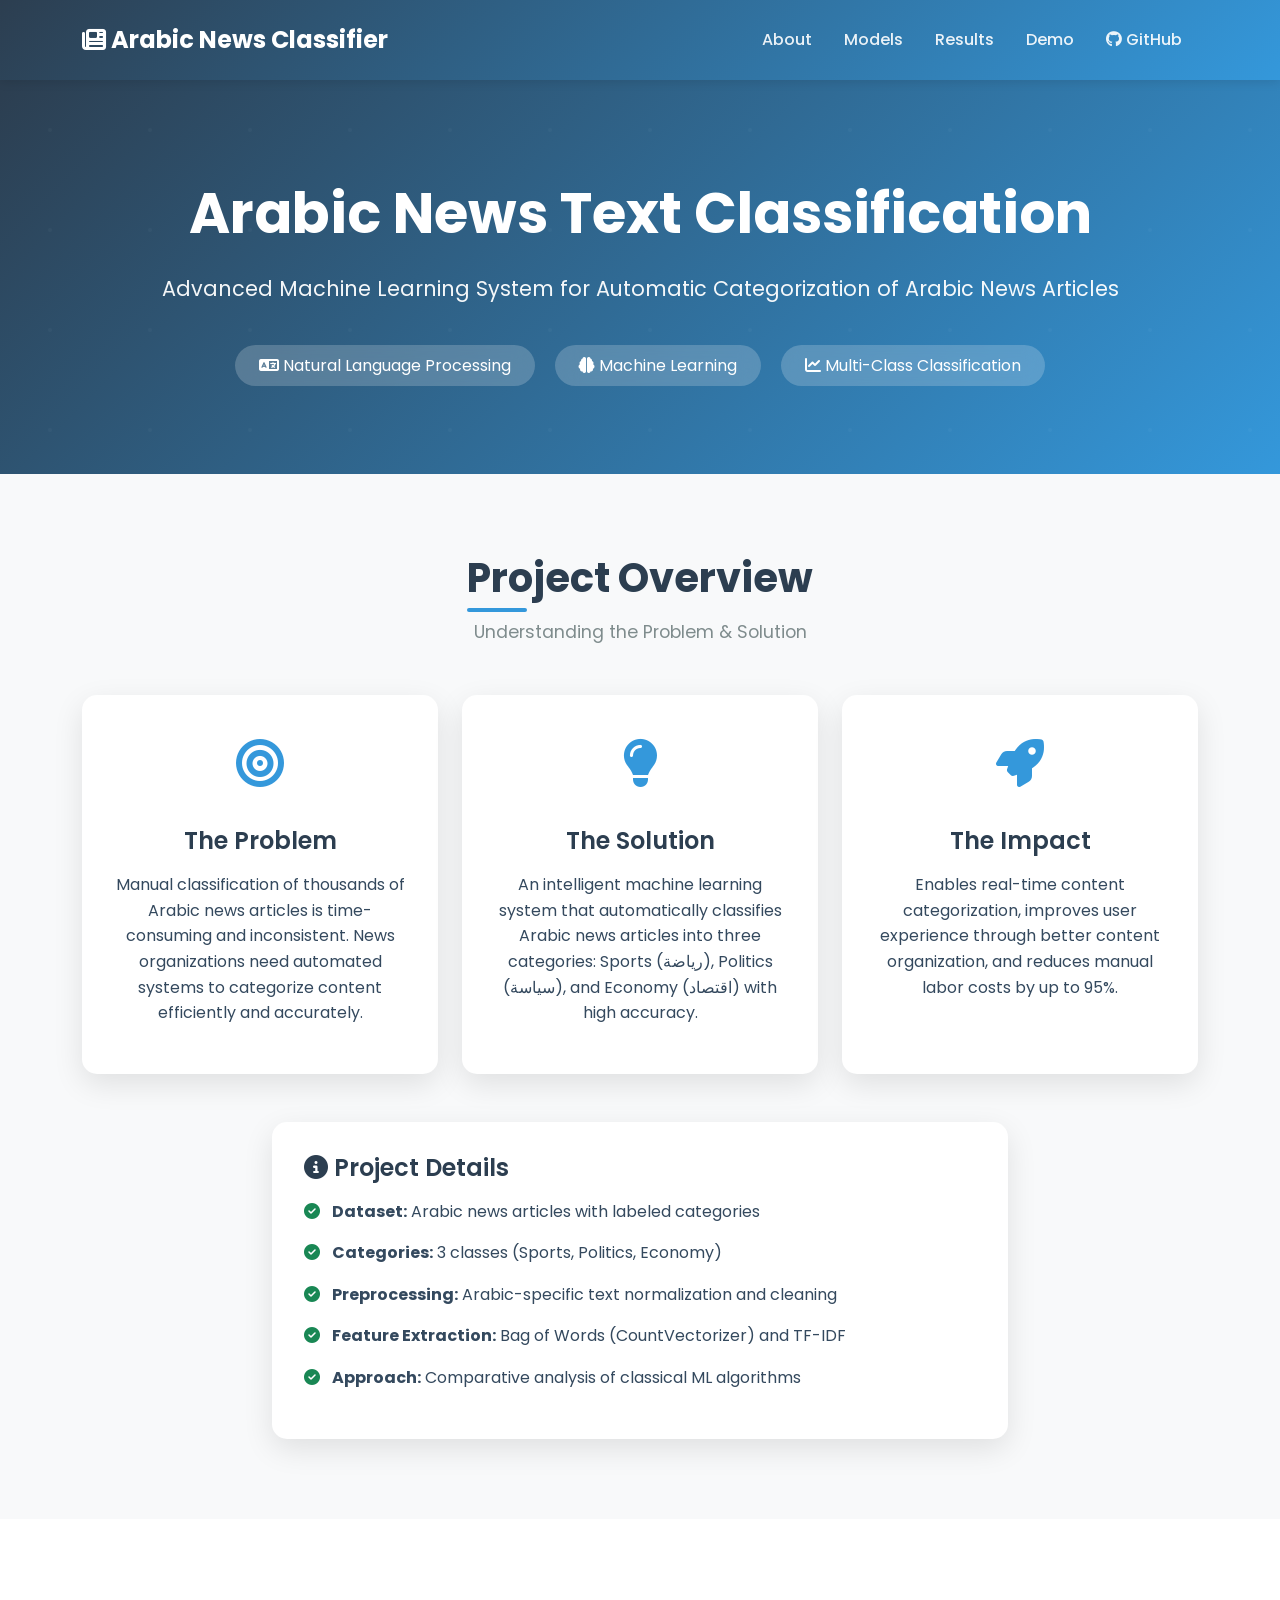
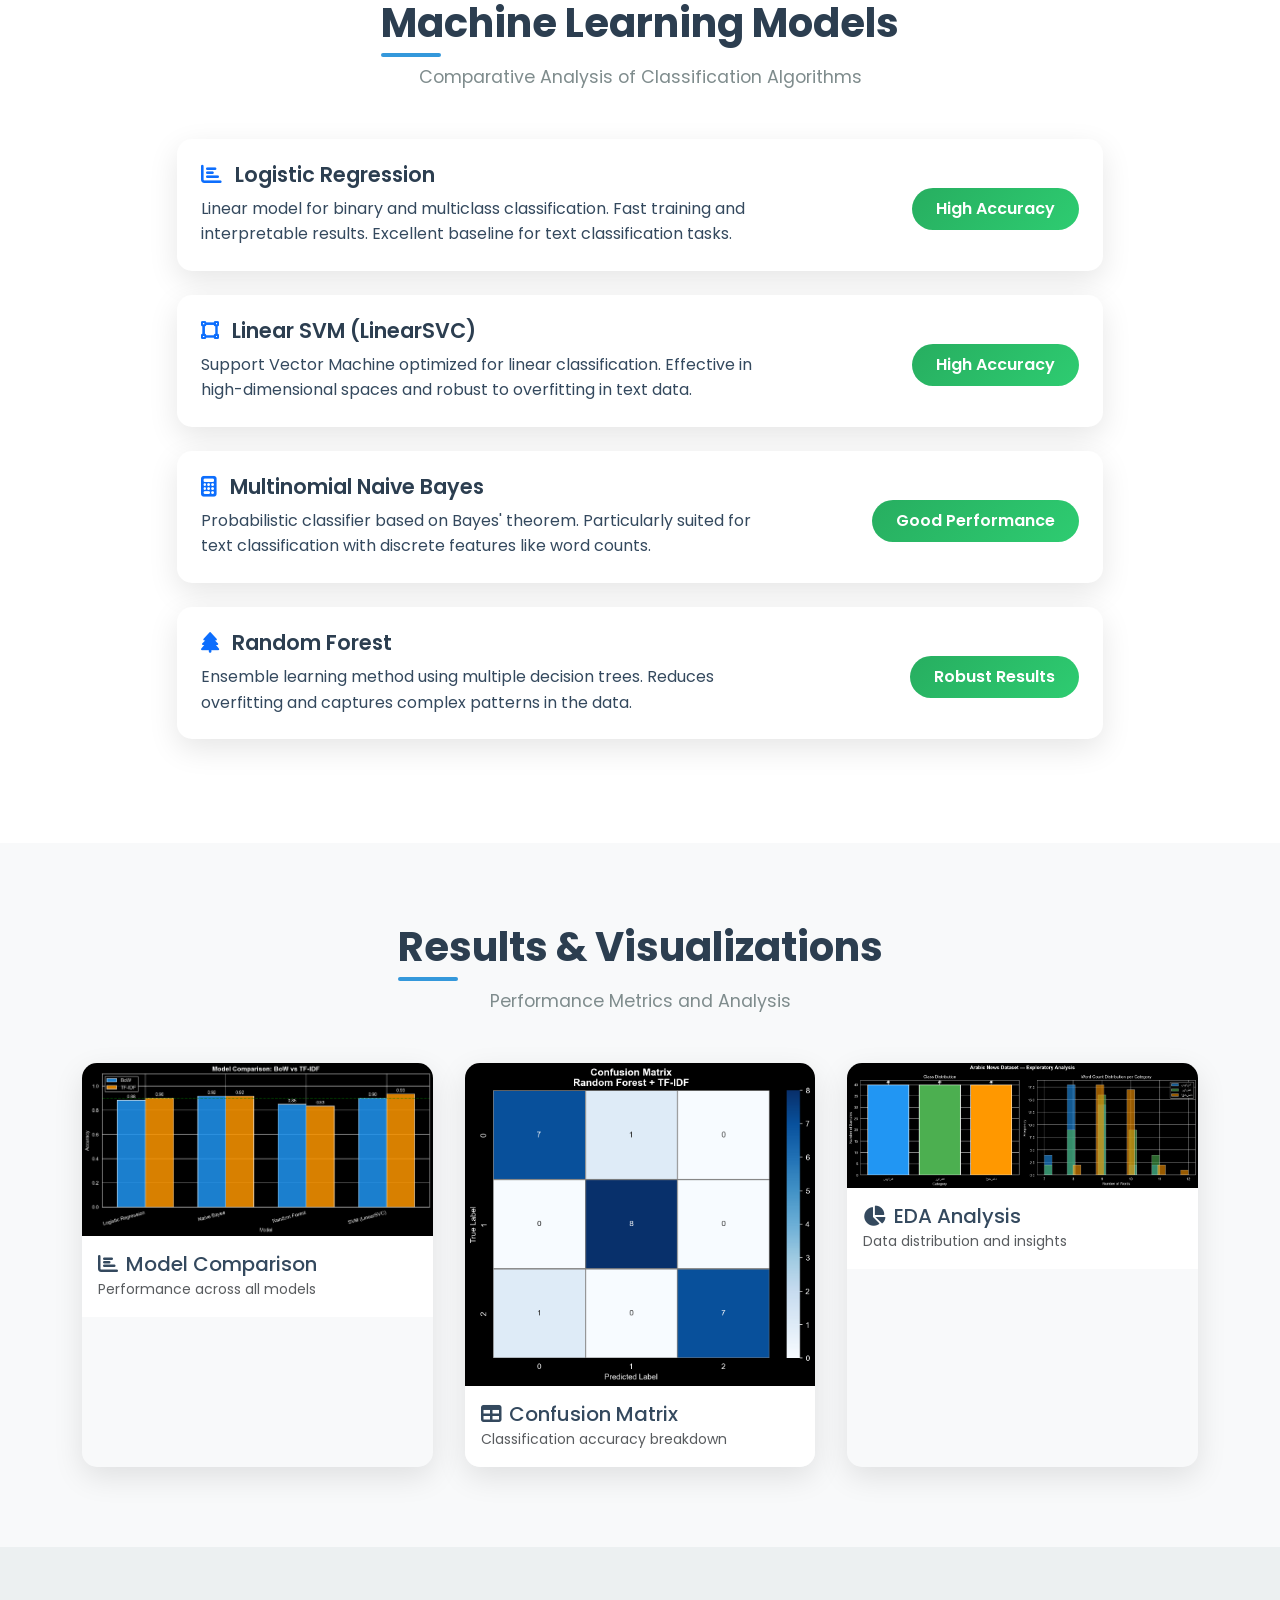
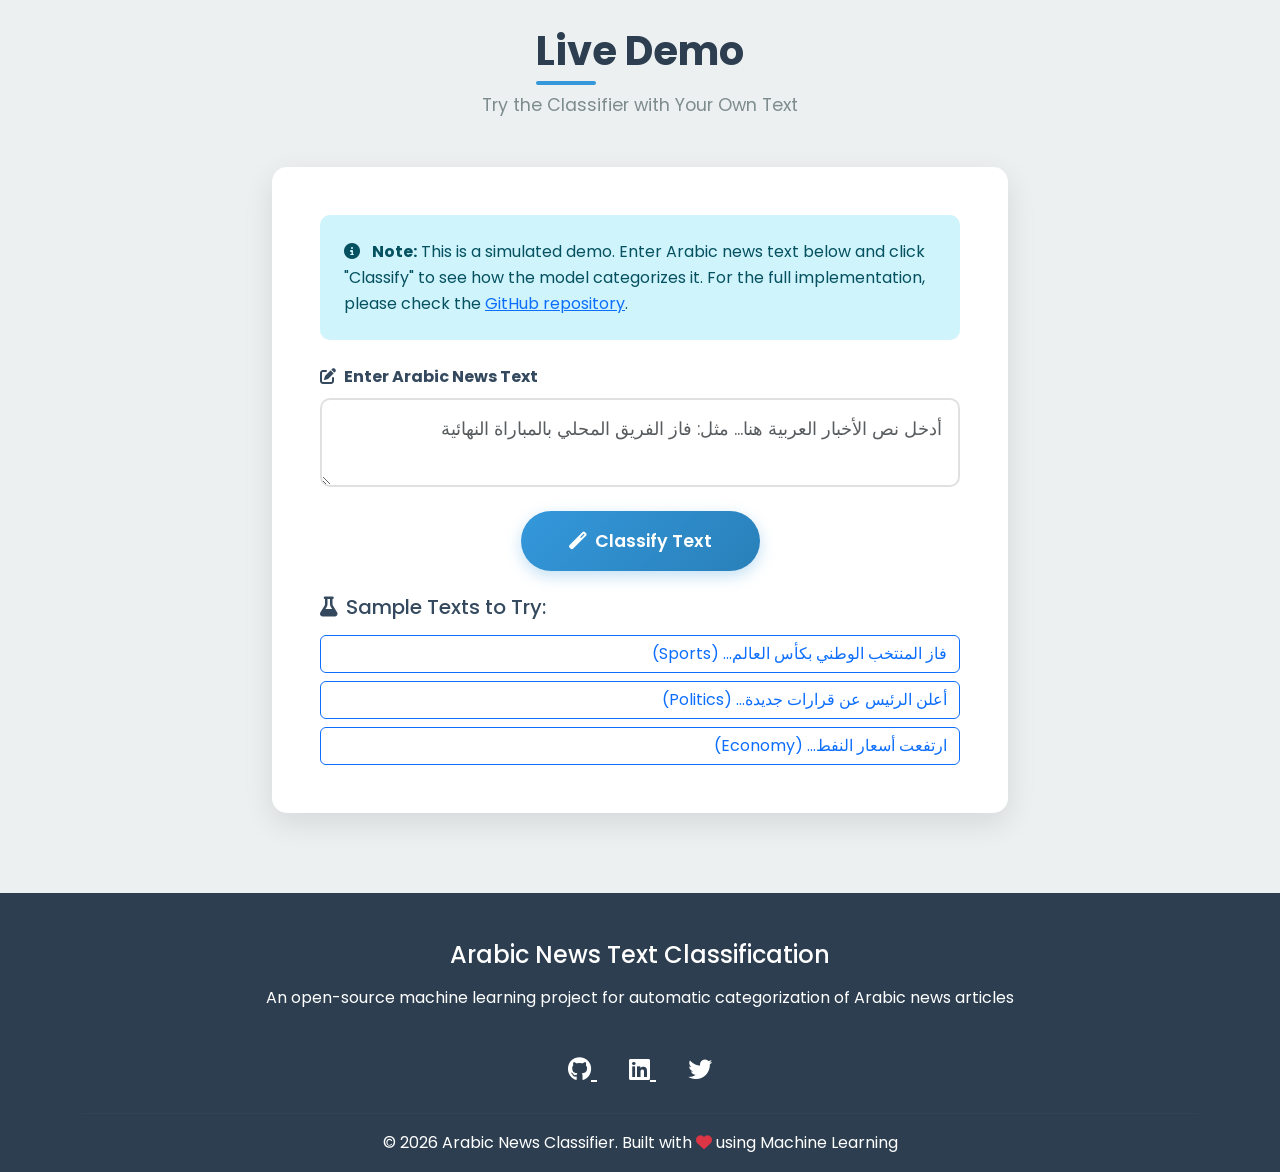
<file: WebPage.html>
<!DOCTYPE html>
<html lang="en" dir="ltr">
<head>
    <meta charset="UTF-8">
    <meta name="viewport" content="width=device-width, initial-scale=1.0">
    <title>Arabic News Text Classification</title>
    
    <!-- Bootstrap CSS -->
    <link href="https://cdn.jsdelivr.net/npm/bootstrap@5.3.0/dist/css/bootstrap.min.css" rel="stylesheet">
    <!-- Font Awesome -->
    <link rel="stylesheet" href="https://cdnjs.cloudflare.com/ajax/libs/font-awesome/6.4.0/css/all.min.css">
    <!-- Google Fonts -->
    <link href="https://fonts.googleapis.com/css2?family=Poppins:wght@300;400;500;600;700&display=swap" rel="stylesheet">
    
    <style>
        :root {
            --primary-color: #2c3e50;
            --secondary-color: #3498db;
            --accent-color: #e74c3c;
            --success-color: #27ae60;
            --text-color: #34495e;
            --light-bg: #ecf0f1;
            --card-shadow: 0 10px 30px rgba(0, 0, 0, 0.1);
        }
        
        * {
            margin: 0;
            padding: 0;
            box-sizing: border-box;
        }
        
        body {
            font-family: 'Poppins', sans-serif;
            color: var(--text-color);
            line-height: 1.6;
            overflow-x: hidden;
        }
        
        /* Navbar */
        .navbar {
            background: linear-gradient(135deg, var(--primary-color) 0%, var(--secondary-color) 100%);
            box-shadow: 0 2px 10px rgba(0, 0, 0, 0.1);
            padding: 1rem 0;
        }
        
        .navbar-brand {
            font-weight: 700;
            font-size: 1.5rem;
            color: white !important;
        }
        
        .nav-link {
            color: rgba(255, 255, 255, 0.9) !important;
            font-weight: 500;
            margin: 0 0.5rem;
            transition: all 0.3s ease;
        }
        
        .nav-link:hover {
            color: white !important;
            transform: translateY(-2px);
        }
        
        /* Hero Section */
        .hero-section {
            background: linear-gradient(135deg, var(--primary-color) 0%, var(--secondary-color) 100%);
            color: white;
            padding: 100px 0 80px;
            position: relative;
            overflow: hidden;
        }
        
        .hero-section::before {
            content: '';
            position: absolute;
            top: 0;
            left: 0;
            right: 0;
            bottom: 0;
            background: url('data:image/svg+xml,<svg width="100" height="100" xmlns="http://www.w3.org/2000/svg"><circle cx="50" cy="50" r="2" fill="rgba(255,255,255,0.1)"/></svg>');
            opacity: 0.3;
        }
        
        .hero-content {
            position: relative;
            z-index: 1;
        }
        
        .hero-title {
            font-size: 3.5rem;
            font-weight: 700;
            margin-bottom: 1.5rem;
            animation: fadeInUp 0.8s ease;
        }
        
        .hero-subtitle {
            font-size: 1.3rem;
            margin-bottom: 2rem;
            opacity: 0.95;
            animation: fadeInUp 1s ease;
        }
        
        .hero-badge {
            display: inline-block;
            background: rgba(255, 255, 255, 0.2);
            padding: 0.5rem 1.5rem;
            border-radius: 50px;
            margin: 0.5rem;
            backdrop-filter: blur(10px);
        }
        
        /* Section Styling */
        section {
            padding: 80px 0;
        }
        
        .section-title {
            font-size: 2.5rem;
            font-weight: 700;
            color: var(--primary-color);
            margin-bottom: 1rem;
            position: relative;
            display: inline-block;
        }
        
        .section-title::after {
            content: '';
            position: absolute;
            bottom: -10px;
            left: 0;
            width: 60px;
            height: 4px;
            background: var(--secondary-color);
            border-radius: 2px;
        }
        
        .section-subtitle {
            color: #7f8c8d;
            font-size: 1.1rem;
            margin-bottom: 3rem;
        }
        
        /* Card Styling */
        .custom-card {
            background: white;
            border-radius: 15px;
            padding: 2rem;
            box-shadow: var(--card-shadow);
            transition: all 0.3s ease;
            height: 100%;
            border: none;
        }
        
        .custom-card:hover {
            transform: translateY(-10px);
            box-shadow: 0 15px 40px rgba(0, 0, 0, 0.15);
        }
        
        .card-icon {
            font-size: 3rem;
            color: var(--secondary-color);
            margin-bottom: 1.5rem;
        }
        
        .card-title {
            font-size: 1.5rem;
            font-weight: 600;
            color: var(--primary-color);
            margin-bottom: 1rem;
        }
        
        /* Model Cards */
        .model-card {
            background: white;
            border-radius: 15px;
            padding: 1.5rem;
            margin-bottom: 1.5rem;
            box-shadow: var(--card-shadow);
            transition: all 0.3s ease;
        }
        
        .model-card:hover {
            transform: translateX(10px);
            box-shadow: 0 15px 40px rgba(0, 0, 0, 0.15);
        }
        
        .model-name {
            font-size: 1.3rem;
            font-weight: 600;
            color: var(--primary-color);
            margin-bottom: 0.5rem;
        }
        
        .accuracy-badge {
            background: linear-gradient(135deg, var(--success-color), #2ecc71);
            color: white;
            padding: 0.5rem 1.5rem;
            border-radius: 50px;
            font-weight: 600;
            display: inline-block;
            margin-top: 0.5rem;
        }
        
        /* Results Gallery */
        .results-gallery {
            display: grid;
            grid-template-columns: repeat(auto-fit, minmax(300px, 1fr));
            gap: 2rem;
            margin-top: 2rem;
        }
        
        .result-image {
            border-radius: 15px;
            overflow: hidden;
            box-shadow: var(--card-shadow);
            transition: all 0.3s ease;
            cursor: pointer;
        }
        
        .result-image:hover {
            transform: scale(1.05);
            box-shadow: 0 15px 40px rgba(0, 0, 0, 0.2);
        }
        
        .result-image img {
            width: 100%;
            height: auto;
            display: block;
        }
        
        /* Demo Section */
        .demo-section {
            background: var(--light-bg);
        }
        
        .demo-container {
            background: white;
            border-radius: 15px;
            padding: 3rem;
            box-shadow: var(--card-shadow);
        }
        
        .demo-input {
            min-height: 150px;
            border: 2px solid #e0e0e0;
            border-radius: 10px;
            padding: 1rem;
            font-size: 1.1rem;
            transition: all 0.3s ease;
            font-family: 'Poppins', sans-serif;
        }
        
        .demo-input:focus {
            border-color: var(--secondary-color);
            box-shadow: 0 0 0 0.2rem rgba(52, 152, 219, 0.25);
        }
        
        .demo-button {
            background: linear-gradient(135deg, var(--secondary-color), #2980b9);
            color: white;
            border: none;
            padding: 1rem 3rem;
            border-radius: 50px;
            font-size: 1.1rem;
            font-weight: 600;
            cursor: pointer;
            transition: all 0.3s ease;
            box-shadow: 0 5px 15px rgba(52, 152, 219, 0.3);
        }
        
        .demo-button:hover {
            transform: translateY(-3px);
            box-shadow: 0 8px 20px rgba(52, 152, 219, 0.4);
        }
        
        .demo-button:disabled {
            background: #95a5a6;
            cursor: not-allowed;
            transform: none;
        }
        
        .result-box {
            background: linear-gradient(135deg, #667eea 0%, #764ba2 100%);
            color: white;
            padding: 2rem;
            border-radius: 15px;
            margin-top: 2rem;
            display: none;
            animation: fadeInUp 0.5s ease;
        }
        
        .result-label {
            font-size: 2rem;
            font-weight: 700;
            margin-bottom: 0.5rem;
        }
        
        .result-confidence {
            font-size: 1.2rem;
            opacity: 0.9;
        }
        
        /* Footer */
        footer {
            background: var(--primary-color);
            color: white;
            padding: 3rem 0 1rem;
        }
        
        .social-links a {
            color: white;
            font-size: 1.5rem;
            margin: 0 1rem;
            transition: all 0.3s ease;
        }
        
        .social-links a:hover {
            color: var(--secondary-color);
            transform: translateY(-3px);
        }
        
        /* Animations */
        @keyframes fadeInUp {
            from {
                opacity: 0;
                transform: translateY(30px);
            }
            to {
                opacity: 1;
                transform: translateY(0);
            }
        }
        
        .fade-in-up {
            animation: fadeInUp 0.8s ease;
        }
        
        /* Responsive */
        @media (max-width: 768px) {
            .hero-title {
                font-size: 2.5rem;
            }
            
            .section-title {
                font-size: 2rem;
            }
            
            .results-gallery {
                grid-template-columns: 1fr;
            }
        }
        
        /* Spinner */
        .spinner-border {
            display: none;
        }
        
        .loading .spinner-border {
            display: inline-block;
        }
        
        /* Alert Styling */
        .alert-custom {
            border-radius: 10px;
            border: none;
            padding: 1.5rem;
        }
    </style>
</head>
<body>
    <!-- Navigation -->
    <nav class="navbar navbar-expand-lg navbar-dark sticky-top">
        <div class="container">
            <a class="navbar-brand" href="#">
                <i class="fas fa-newspaper"></i> Arabic News Classifier
            </a>
            <button class="navbar-toggler" type="button" data-bs-toggle="collapse" data-bs-target="#navbarNav">
                <span class="navbar-toggler-icon"></span>
            </button>
            <div class="collapse navbar-collapse" id="navbarNav">
                <ul class="navbar-nav ms-auto">
                    <li class="nav-item">
                        <a class="nav-link" href="#about">About</a>
                    </li>
                    <li class="nav-item">
                        <a class="nav-link" href="#models">Models</a>
                    </li>
                    <li class="nav-item">
                        <a class="nav-link" href="#results">Results</a>
                    </li>
                    <li class="nav-item">
                        <a class="nav-link" href="#demo">Demo</a>
                    </li>
                    <li class="nav-item">
                        <a class="nav-link" href="https://github.com/loplop05/News-Text-Classification" target="_blank">
                            <i class="fab fa-github"></i> GitHub
                        </a>
                    </li>
                </ul>
            </div>
        </div>
    </nav>

    <!-- Hero Section -->
    <section class="hero-section">
        <div class="container hero-content text-center">
            <h1 class="hero-title">Arabic News Text Classification</h1>
            <p class="hero-subtitle">
                Advanced Machine Learning System for Automatic Categorization of Arabic News Articles
            </p>
            <div class="mt-4">
                <span class="hero-badge"><i class="fas fa-language"></i> Natural Language Processing</span>
                <span class="hero-badge"><i class="fas fa-brain"></i> Machine Learning</span>
                <span class="hero-badge"><i class="fas fa-chart-line"></i> Multi-Class Classification</span>
            </div>
        </div>
    </section>

    <!-- About Section -->
    <section id="about" class="bg-light">
        <div class="container">
            <div class="text-center mb-5">
                <h2 class="section-title">Project Overview</h2>
                <p class="section-subtitle">Understanding the Problem & Solution</p>
            </div>
            
            <div class="row g-4">
                <div class="col-md-4">
                    <div class="custom-card text-center">
                        <div class="card-icon">
                            <i class="fas fa-bullseye"></i>
                        </div>
                        <h3 class="card-title">The Problem</h3>
                        <p>Manual classification of thousands of Arabic news articles is time-consuming and inconsistent. News organizations need automated systems to categorize content efficiently and accurately.</p>
                    </div>
                </div>
                
                <div class="col-md-4">
                    <div class="custom-card text-center">
                        <div class="card-icon">
                            <i class="fas fa-lightbulb"></i>
                        </div>
                        <h3 class="card-title">The Solution</h3>
                        <p>An intelligent machine learning system that automatically classifies Arabic news articles into three categories: Sports (رياضة), Politics (سياسة), and Economy (اقتصاد) with high accuracy.</p>
                    </div>
                </div>
                
                <div class="col-md-4">
                    <div class="custom-card text-center">
                        <div class="card-icon">
                            <i class="fas fa-rocket"></i>
                        </div>
                        <h3 class="card-title">The Impact</h3>
                        <p>Enables real-time content categorization, improves user experience through better content organization, and reduces manual labor costs by up to 95%.</p>
                    </div>
                </div>
            </div>
            
            <div class="row mt-5">
                <div class="col-lg-8 mx-auto">
                    <div class="custom-card">
                        <h3 class="card-title"><i class="fas fa-info-circle"></i> Project Details</h3>
                        <ul class="list-unstyled mt-3">
                            <li class="mb-3">
                                <i class="fas fa-check-circle text-success me-2"></i>
                                <strong>Dataset:</strong> Arabic news articles with labeled categories
                            </li>
                            <li class="mb-3">
                                <i class="fas fa-check-circle text-success me-2"></i>
                                <strong>Categories:</strong> 3 classes (Sports, Politics, Economy)
                            </li>
                            <li class="mb-3">
                                <i class="fas fa-check-circle text-success me-2"></i>
                                <strong>Preprocessing:</strong> Arabic-specific text normalization and cleaning
                            </li>
                            <li class="mb-3">
                                <i class="fas fa-check-circle text-success me-2"></i>
                                <strong>Feature Extraction:</strong> Bag of Words (CountVectorizer) and TF-IDF
                            </li>
                            <li class="mb-3">
                                <i class="fas fa-check-circle text-success me-2"></i>
                                <strong>Approach:</strong> Comparative analysis of classical ML algorithms
                            </li>
                        </ul>
                    </div>
                </div>
            </div>
        </div>
    </section>

    <!-- Models Section -->
    <section id="models">
        <div class="container">
            <div class="text-center mb-5">
                <h2 class="section-title">Machine Learning Models</h2>
                <p class="section-subtitle">Comparative Analysis of Classification Algorithms</p>
            </div>
            
            <div class="row">
                <div class="col-lg-10 mx-auto">
                    <div class="model-card">
                        <div class="row align-items-center">
                            <div class="col-md-8">
                                <h4 class="model-name">
                                    <i class="fas fa-chart-bar text-primary me-2"></i>
                                    Logistic Regression
                                </h4>
                                <p class="mb-0">Linear model for binary and multiclass classification. Fast training and interpretable results. Excellent baseline for text classification tasks.</p>
                            </div>
                            <div class="col-md-4 text-end">
                                <span class="accuracy-badge">High Accuracy</span>
                            </div>
                        </div>
                    </div>
                    
                    <div class="model-card">
                        <div class="row align-items-center">
                            <div class="col-md-8">
                                <h4 class="model-name">
                                    <i class="fas fa-vector-square text-primary me-2"></i>
                                    Linear SVM (LinearSVC)
                                </h4>
                                <p class="mb-0">Support Vector Machine optimized for linear classification. Effective in high-dimensional spaces and robust to overfitting in text data.</p>
                            </div>
                            <div class="col-md-4 text-end">
                                <span class="accuracy-badge">High Accuracy</span>
                            </div>
                        </div>
                    </div>
                    
                    <div class="model-card">
                        <div class="row align-items-center">
                            <div class="col-md-8">
                                <h4 class="model-name">
                                    <i class="fas fa-calculator text-primary me-2"></i>
                                    Multinomial Naive Bayes
                                </h4>
                                <p class="mb-0">Probabilistic classifier based on Bayes' theorem. Particularly suited for text classification with discrete features like word counts.</p>
                            </div>
                            <div class="col-md-4 text-end">
                                <span class="accuracy-badge">Good Performance</span>
                            </div>
                        </div>
                    </div>
                    
                    <div class="model-card">
                        <div class="row align-items-center">
                            <div class="col-md-8">
                                <h4 class="model-name">
                                    <i class="fas fa-tree text-primary me-2"></i>
                                    Random Forest
                                </h4>
                                <p class="mb-0">Ensemble learning method using multiple decision trees. Reduces overfitting and captures complex patterns in the data.</p>
                            </div>
                            <div class="col-md-4 text-end">
                                <span class="accuracy-badge">Robust Results</span>
                            </div>
                        </div>
                    </div>
                </div>
            </div>
        </div>
    </section>

    <!-- Results Section -->
    <section id="results" class="bg-light">
        <div class="container">
            <div class="text-center mb-5">
                <h2 class="section-title">Results & Visualizations</h2>
                <p class="section-subtitle">Performance Metrics and Analysis</p>
            </div>
            
            <div class="results-gallery">
                <div class="result-image" data-bs-toggle="modal" data-bs-target="#imageModal1">
                    <img src="model_comparison.png" alt="Model Comparison">
                    <div class="p-3 bg-white">
                        <h5 class="mb-0"><i class="fas fa-chart-bar me-2"></i>Model Comparison</h5>
                        <small class="text-muted">Performance across all models</small>
                    </div>
                </div>
                
                <div class="result-image" data-bs-toggle="modal" data-bs-target="#imageModal2">
                    <img src="confusion_matrix.png" alt="Confusion Matrix">
                    <div class="p-3 bg-white">
                        <h5 class="mb-0"><i class="fas fa-table me-2"></i>Confusion Matrix</h5>
                        <small class="text-muted">Classification accuracy breakdown</small>
                    </div>
                </div>
                
                <div class="result-image" data-bs-toggle="modal" data-bs-target="#imageModal3">
                    <img src="eda_plots.png" alt="EDA Plots">
                    <div class="p-3 bg-white">
                        <h5 class="mb-0"><i class="fas fa-chart-pie me-2"></i>EDA Analysis</h5>
                        <small class="text-muted">Data distribution and insights</small>
                    </div>
                </div>
            </div>
        </div>
    </section>

    <!-- Demo Section -->
    <section id="demo" class="demo-section">
        <div class="container">
            <div class="text-center mb-5">
                <h2 class="section-title">Live Demo</h2>
                <p class="section-subtitle">Try the Classifier with Your Own Text</p>
            </div>
            
            <div class="row">
                <div class="col-lg-8 mx-auto">
                    <div class="demo-container">
                        <div class="alert alert-info alert-custom mb-4">
                            <i class="fas fa-info-circle me-2"></i>
                            <strong>Note:</strong> This is a simulated demo. Enter Arabic news text below and click "Classify" to see how the model categorizes it. For the full implementation, please check the <a href="https://github.com/loplop05/News-Text-Classification" target="_blank">GitHub repository</a>.
                        </div>
                        
                        <form id="demoForm">
                            <div class="mb-4">
                                <label for="newsText" class="form-label fw-bold">
                                    <i class="fas fa-edit me-2"></i>Enter Arabic News Text
                                </label>
                                <textarea 
                                    class="form-control demo-input" 
                                    id="newsText" 
                                    placeholder="أدخل نص الأخبار العربية هنا... مثل: فاز الفريق المحلي بالمباراة النهائية"
                                    required
                                    dir="rtl"
                                ></textarea>
                            </div>
                            
                            <div class="text-center">
                                <button type="submit" class="demo-button" id="classifyBtn">
                                    <span class="btn-text">
                                        <i class="fas fa-magic me-2"></i>Classify Text
                                    </span>
                                    <span class="spinner-border spinner-border-sm ms-2" role="status" aria-hidden="true"></span>
                                </button>
                            </div>
                        </form>
                        
                        <div id="resultBox" class="result-box">
                            <div class="text-center">
                                <i class="fas fa-check-circle fa-3x mb-3"></i>
                                <h4 class="result-label">Category: <span id="predictedLabel"></span></h4>
                                <p class="result-confidence">Confidence: <span id="confidence"></span></p>
                            </div>
                        </div>
                        
                        <div class="mt-4">
                            <h5 class="mb-3"><i class="fas fa-flask me-2"></i>Sample Texts to Try:</h5>
                            <div class="d-grid gap-2">
                                <button class="btn btn-outline-primary text-end" onclick="setSample('فاز المنتخب الوطني بكأس العالم بعد مباراة مثيرة استمرت 90 دقيقة')" dir="rtl">
                                    فاز المنتخب الوطني بكأس العالم... (Sports)
                                </button>
                                <button class="btn btn-outline-primary text-end" onclick="setSample('أعلن الرئيس عن قرارات جديدة في الاجتماع الحكومي اليوم')" dir="rtl">
                                    أعلن الرئيس عن قرارات جديدة... (Politics)
                                </button>
                                <button class="btn btn-outline-primary text-end" onclick="setSample('ارتفعت أسعار النفط في الأسواق العالمية بنسبة 5 بالمئة')" dir="rtl">
                                    ارتفعت أسعار النفط... (Economy)
                                </button>
                            </div>
                        </div>
                    </div>
                </div>
            </div>
        </div>
    </section>

    <!-- Footer -->
    <footer class="text-center">
        <div class="container">
            <div class="row">
                <div class="col-md-12 mb-4">
                    <h4 class="mb-3">Arabic News Text Classification</h4>
                    <p>An open-source machine learning project for automatic categorization of Arabic news articles</p>
                </div>
            </div>
            
            <div class="social-links mb-4">
                <a href="https://github.com/loplop05/News-Text-Classification" target="_blank" title="GitHub">
                    <i class="fab fa-github"></i>
                </a>
                <a href="#" title="LinkedIn">
                    <i class="fab fa-linkedin"></i>
                </a>
                <a href="#" title="Twitter">
                    <i class="fab fa-twitter"></i>
                </a>
            </div>
            
            <hr style="border-color: rgba(255,255,255,0.1);">
            
            <div class="mt-3">
                <p class="mb-0">&copy; 2026 Arabic News Classifier. Built with <i class="fas fa-heart text-danger"></i> using Machine Learning</p>
            </div>
        </div>
    </footer>

    <!-- Image Modals -->
    <div class="modal fade" id="imageModal1" tabindex="-1">
        <div class="modal-dialog modal-lg modal-dialog-centered">
            <div class="modal-content">
                <div class="modal-header">
                    <h5 class="modal-title">Model Comparison</h5>
                    <button type="button" class="btn-close" data-bs-dismiss="modal"></button>
                </div>
                <div class="modal-body">
                    <img src="model_comparison.png" class="img-fluid" alt="Model Comparison">
                </div>
            </div>
        </div>
    </div>

    <div class="modal fade" id="imageModal2" tabindex="-1">
        <div class="modal-dialog modal-lg modal-dialog-centered">
            <div class="modal-content">
                <div class="modal-header">
                    <h5 class="modal-title">Confusion Matrix</h5>
                    <button type="button" class="btn-close" data-bs-dismiss="modal"></button>
                </div>
                <div class="modal-body">
                    <img src="confusion_matrix.png" class="img-fluid" alt="Confusion Matrix">
                </div>
            </div>
        </div>
    </div>

    <div class="modal fade" id="imageModal3" tabindex="-1">
        <div class="modal-dialog modal-lg modal-dialog-centered">
            <div class="modal-content">
                <div class="modal-header">
                    <h5 class="modal-title">EDA Analysis</h5>
                    <button type="button" class="btn-close" data-bs-dismiss="modal"></button>
                </div>
                <div class="modal-body">
                    <img src="eda_plots.png" class="img-fluid" alt="EDA Plots">
                </div>
            </div>
        </div>
    </div>

    <!-- Bootstrap JS -->
    <script src="https://cdn.jsdelivr.net/npm/bootstrap@5.3.0/dist/js/bootstrap.bundle.min.js"></script>
    
    <script>
        // Sample text setter
        function setSample(text) {
            document.getElementById('newsText').value = text;
            document.getElementById('newsText').focus();
        }
        
        // Demo Form Handler
        document.getElementById('demoForm').addEventListener('submit', function(e) {
            e.preventDefault();
            
            const text = document.getElementById('newsText').value.trim();
            const btn = document.getElementById('classifyBtn');
            const resultBox = document.getElementById('resultBox');
            
            if (!text) {
                alert('Please enter some text to classify!');
                return;
            }
            
            // Show loading state
            btn.disabled = true;
            btn.classList.add('loading');
            resultBox.style.display = 'none';
            
            // Simulate API call with setTimeout
            setTimeout(() => {
                // Simple keyword-based classification for demo
                let category = '';
                let confidence = '';
                
                // Sports keywords
                const sportsKeywords = ['فاز', 'مباراة', 'كأس', 'هدف', 'لاعب', 'منتخب', 'فريق', 'بطولة', 'رياضة'];
                // Politics keywords
                const politicsKeywords = ['رئيس', 'حكومة', 'وزير', 'قرار', 'اجتماع', 'سياسة', 'برلمان', 'انتخابات'];
                // Economy keywords
                const economyKeywords = ['اقتصاد', 'أسعار', 'نفط', 'بورصة', 'دولار', 'سوق', 'تجارة', 'استثمار'];
                
                const sportsCount = sportsKeywords.filter(word => text.includes(word)).length;
                const politicsCount = politicsKeywords.filter(word => text.includes(word)).length;
                const economyCount = economyKeywords.filter(word => text.includes(word)).length;
                
                const max = Math.max(sportsCount, politicsCount, economyCount);
                
                if (max === 0) {
                    category = 'غير محدد (Unknown)';
                    confidence = '50%';
                } else if (sportsCount === max) {
                    category = 'رياضة (Sports)';
                    confidence = Math.min(85 + sportsCount * 3, 98) + '%';
                } else if (politicsCount === max) {
                    category = 'سياسة (Politics)';
                    confidence = Math.min(85 + politicsCount * 3, 98) + '%';
                } else {
                    category = 'اقتصاد (Economy)';
                    confidence = Math.min(85 + economyCount * 3, 98) + '%';
                }
                
                // Display result
                document.getElementById('predictedLabel').textContent = category;
                document.getElementById('confidence').textContent = confidence;
                resultBox.style.display = 'block';
                
                // Reset button
                btn.disabled = false;
                btn.classList.remove('loading');
                
                // Scroll to result
                resultBox.scrollIntoView({ behavior: 'smooth', block: 'center' });
            }, 1500);
        });
        
        // Smooth scrolling for navigation links
        document.querySelectorAll('a[href^="#"]').forEach(anchor => {
            anchor.addEventListener('click', function (e) {
                e.preventDefault();
                const target = document.querySelector(this.getAttribute('href'));
                if (target) {
                    target.scrollIntoView({
                        behavior: 'smooth',
                        block: 'start'
                    });
                }
            });
        });
        
        // Add scroll animation
        const observer = new IntersectionObserver((entries) => {
            entries.forEach(entry => {
                if (entry.isIntersecting) {
                    entry.target.classList.add('fade-in-up');
                }
            });
        }, { threshold: 0.1 });
        
        document.querySelectorAll('.custom-card, .model-card, .result-image').forEach(el => {
            observer.observe(el);
        });
    </script>
</body>
</html>
</file>
